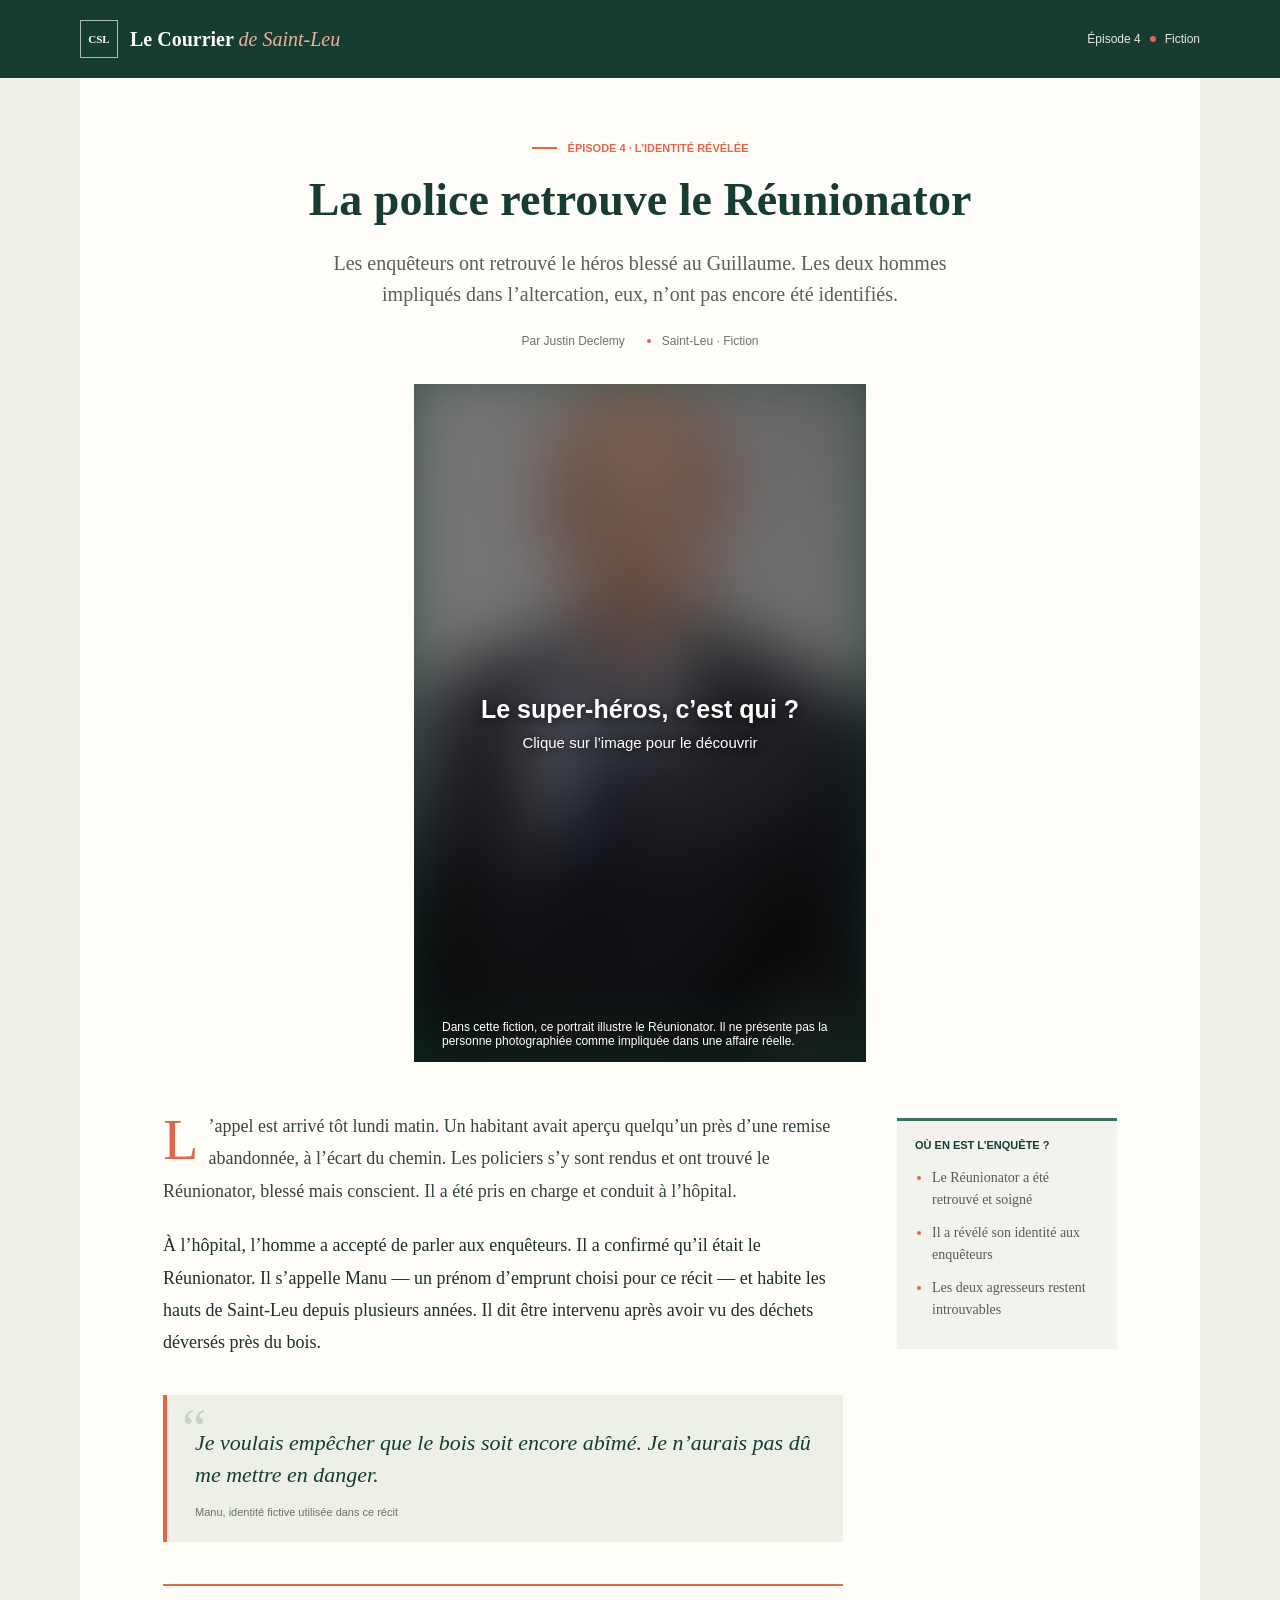
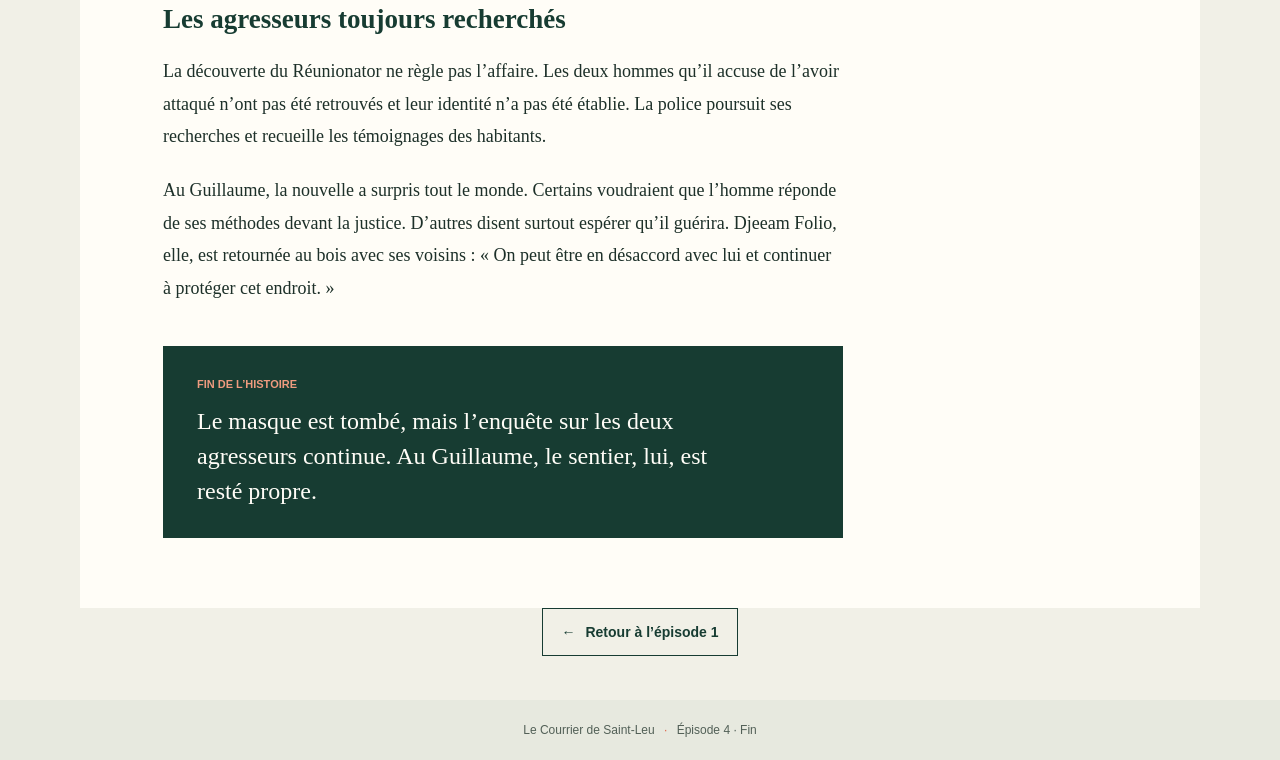
<file: episode-4.html>
<!DOCTYPE html>
<html lang="fr">
    <head>
        <meta charset="UTF-8">
        <meta name="viewport" content="width=device-width, initial-scale=1.0">
        <meta name="theme-color" content="#173c32">
        <title>Le Courrier de Saint-Leu | Le Réunionator retrouvé</title>
        <link rel="stylesheet" href="indec.css">
    </head>
    <body>
        <header class="masthead">
            <div class="brand">
                <span class="brand-mark">CSL</span>
                <span>Le Courrier <i>de Saint-Leu</i></span>
            </div>
            <span class="edition">Épisode 4 <span class="edition-dot"></span> Fiction</span>
        </header>

        <main class="page">
            <article>
                <header class="article-header">
                    <p class="eyebrow"><span class="eyebrow-line"></span> Épisode 4 · L’identité révélée</p>
                    <h1>La police retrouve le Réunionator</h1>
                    <p class="standfirst">Les enquêteurs ont retrouvé le héros blessé au Guillaume. Les deux hommes impliqués dans l’altercation, eux, n’ont pas encore été identifiés.</p>
                    <div class="article-meta">
                        <span>Par Justin Declemy</span>
                        <span>Saint-Leu · Fiction</span>
                    </div>
                </header>

                <figure class="lead-image portrait-frame">
                    <button class="portrait-reveal" type="button" aria-expanded="false">
                        <img src="portrait-fourni.jpg" alt="Portrait utilisé pour illustrer le personnage fictif du Réunionator">
                        <span class="portrait-reveal-prompt">
                            <strong>Le super-héros, c’est qui ?</strong>
                            <span>Clique sur l’image pour le découvrir</span>
                        </span>
                    </button>
                    <figcaption>Dans cette fiction, ce portrait illustre le Réunionator. Il ne présente pas la personne photographiée comme impliquée dans une affaire réelle.</figcaption>
                </figure>

                <div class="article-layout">
                    <div class="story">
                        <p class="opening"><span class="dropcap">L</span>’appel est arrivé tôt lundi matin. Un habitant avait aperçu quelqu’un près d’une remise abandonnée, à l’écart du chemin. Les policiers s’y sont rendus et ont trouvé le Réunionator, blessé mais conscient. Il a été pris en charge et conduit à l’hôpital.</p>

                        <p>À l’hôpital, l’homme a accepté de parler aux enquêteurs. Il a confirmé qu’il était le Réunionator. Il s’appelle Manu — un prénom d’emprunt choisi pour ce récit — et habite les hauts de Saint-Leu depuis plusieurs années. Il dit être intervenu après avoir vu des déchets déversés près du bois.</p>

                        <aside class="pull-quote">
                            <span class="quote-mark">“</span>
                            <p>Je voulais empêcher que le bois soit encore abîmé. Je n’aurais pas dû me mettre en danger.</p>
                            <span class="quote-credit">Manu, identité fictive utilisée dans ce récit</span>
                        </aside>

                        <h2>Les agresseurs toujours recherchés</h2>
                        <p>La découverte du Réunionator ne règle pas l’affaire. Les deux hommes qu’il accuse de l’avoir attaqué n’ont pas été retrouvés et leur identité n’a pas été établie. La police poursuit ses recherches et recueille les témoignages des habitants.</p>

                        <p>Au Guillaume, la nouvelle a surpris tout le monde. Certains voudraient que l’homme réponde de ses méthodes devant la justice. D’autres disent surtout espérer qu’il guérira. Djeeam Folio, elle, est retournée au bois avec ses voisins : « On peut être en désaccord avec lui et continuer à protéger cet endroit. »</p>

                        <footer class="cliffhanger">
                            <span class="cliffhanger-kicker">Fin de l’histoire</span>
                            <p>Le masque est tombé, mais l’enquête sur les deux agresseurs continue. Au Guillaume, le sentier, lui, est resté propre.</p>
                            <span class="cliffhanger-mark" aria-hidden="true">…</span>
                        </footer>
                    </div>

                    <aside class="sidebar" aria-label="Bilan de l’enquête">
                        <div class="sidebar-card sidebar-note">
                            <p class="sidebar-label">Où en est l’enquête ?</p>
                            <ul>
                                <li>Le Réunionator a été retrouvé et soigné</li>
                                <li>Il a révélé son identité aux enquêteurs</li>
                                <li>Les deux agresseurs restent introuvables</li>
                            </ul>
                        </div>
                    </aside>
                </div>
            </article>
        </main>

        <nav class="episode-navigation" aria-label="Retour au début de l’histoire">
            <a class="episode-return" href="index.html"><span aria-hidden="true">←</span> Retour à l’épisode 1</a>
        </nav>
        <footer class="site-footer">Le Courrier de Saint-Leu <span>·</span> Épisode 4 · Fin</footer>
        <script>
            const revealButton = document.querySelector(".portrait-reveal");
            const revealPrompt = revealButton.querySelector(".portrait-reveal-prompt");

            revealButton.addEventListener("click", () => {
                revealButton.classList.add("is-revealed");
                revealButton.setAttribute("aria-expanded", "true");
                revealPrompt.innerHTML = "<strong>Voici le Réunionator !</strong>";
            });
        </script>
    </body>
</html>
</file>
<file: indec.css>
:root {
    color-scheme: light;
    --ink: #1d3029;
    --forest: #173c32;
    --leaf: #3c735a;
    --coral: #df674b;
    --paper: #fffdf7;
    --wash: #edf0e6;
    --muted: #68756e;
}

* {
    box-sizing: border-box;
}

body {
    margin: 0;
    background: #f1f0e7;
    color: var(--ink);
    font-family: Georgia, "Times New Roman", serif;
}

.masthead {
    min-height: 78px;
    padding: 16px max(24px, calc((100% - 1120px) / 2));
    display: flex;
    align-items: center;
    justify-content: space-between;
    gap: 20px;
    background: var(--forest);
    color: var(--paper);
    font-family: Arial, sans-serif;
}

.brand {
    display: inline-flex;
    align-items: center;
    gap: 12px;
    color: inherit;
    font-family: Georgia, "Times New Roman", serif;
    font-size: 20px;
    font-weight: 700;
    text-decoration: none;
}

.brand i {
    color: #eab09c;
    font-weight: 400;
}

.brand-mark {
    width: 38px;
    height: 38px;
    display: grid;
    place-items: center;
    border: 1px solid rgb(255 253 247 / 65%);
    color: #fffdf7;
    font-size: 11px;
    letter-spacing: 0;
}

.edition {
    display: flex;
    align-items: center;
    gap: 9px;
    color: #e5e9df;
    font-size: 12px;
}

.edition-dot {
    width: 6px;
    height: 6px;
    border-radius: 50%;
    background: var(--coral);
}

.page {
    max-width: 1120px;
    margin: 0 auto;
    background: var(--paper);
}

.article-header {
    max-width: 850px;
    margin: 0 auto;
    padding: 64px 36px 36px;
    text-align: center;
}

.eyebrow,
.sidebar-label,
.section-label,
.cliffhanger-kicker {
    font-family: Arial, sans-serif;
    font-size: 11px;
    font-weight: 700;
    letter-spacing: 0;
    text-transform: uppercase;
}

.eyebrow {
    margin: 0 0 20px;
    color: var(--coral);
}

.eyebrow-line {
    width: 25px;
    height: 2px;
    display: inline-block;
    margin: 0 8px 3px 0;
    background: currentColor;
}

h1 {
    margin: 0;
    color: var(--forest);
    font-size: 46px;
    font-weight: 700;
    line-height: 1.13;
}

.standfirst {
    max-width: 680px;
    margin: 22px auto 24px;
    color: #53635a;
    font-size: 20px;
    line-height: 1.55;
}

.article-meta {
    display: flex;
    justify-content: center;
    flex-wrap: wrap;
    gap: 8px 22px;
    color: var(--muted);
    font-family: Arial, sans-serif;
    font-size: 12px;
}

.article-meta span + span::before {
    content: "";
    width: 4px;
    height: 4px;
    display: inline-block;
    margin: 0 11px 2px 0;
    border-radius: 50%;
    background: var(--coral);
}

figure {
    margin: 0;
}

.lead-image {
    position: relative;
    height: 440px;
    background: var(--forest);
}

.lead-image.portrait-frame {
    width: 100%;
    max-width: 452px;
    height: auto;
    margin: 0 auto;
}

.lead-image.portrait-frame img {
    height: auto;
    object-fit: contain;
}

.portrait-reveal {
    position: relative;
    width: 100%;
    display: block;
    padding: 0;
    overflow: hidden;
    border: 0;
    background: var(--forest);
    cursor: pointer;
    font: inherit;
}

.portrait-reveal img {
    filter: blur(32px) brightness(0.5);
    transform: scale(1.08);
    transition: filter 250ms ease;
}

.portrait-reveal.is-revealed img {
    filter: none;
    transform: none;
}

.portrait-reveal-prompt {
    position: absolute;
    inset: 0;
    display: flex;
    flex-direction: column;
    align-items: center;
    justify-content: center;
    gap: 10px;
    padding: 20px;
    color: white;
    font-family: Arial, sans-serif;
    text-align: center;
    text-shadow: 0 2px 8px rgb(0 0 0 / 65%);
}

.portrait-reveal-prompt strong {
    font-size: 25px;
}

.portrait-reveal-prompt span {
    font-size: 15px;
}

.portrait-reveal.is-revealed .portrait-reveal-prompt {
    background: linear-gradient(transparent 55%, rgb(13 30 24 / 55%));
    justify-content: flex-end;
    padding-bottom: 40px;
}

.portrait-reveal:focus-visible {
    outline: 4px solid var(--coral);
    outline-offset: 4px;
}

.lead-image img,
.story-image img {
    width: 100%;
    height: 100%;
    display: block;
    object-fit: cover;
}

.lead-image img {
    object-position: center 52%;
}

.lead-image figcaption {
    position: absolute;
    right: 0;
    bottom: 0;
    left: 0;
    padding: 34px 28px 14px;
    background: linear-gradient(transparent, rgb(13 30 24 / 75%));
    color: white;
    font-family: Arial, sans-serif;
    font-size: 12px;
}

figcaption span {
    margin-left: 8px;
    color: #eab09c;
}

.article-layout {
    display: grid;
    grid-template-columns: minmax(0, 680px) 220px;
    justify-content: center;
    gap: 54px;
    padding: 48px 36px 70px;
}

.story {
    min-width: 0;
}

.story p {
    margin: 0 0 22px;
    font-size: 18px;
    line-height: 1.8;
}

.opening {
    color: #34463d;
}

.dropcap {
    float: left;
    margin: 7px 10px 0 0;
    color: var(--coral);
    font-size: 58px;
    line-height: 0.8;
}

.story h2 {
    margin: 42px 0 18px;
    padding-top: 17px;
    border-top: 2px solid var(--coral);
    color: var(--forest);
    font-size: 27px;
    line-height: 1.25;
}

.pull-quote {
    position: relative;
    margin: 36px 0;
    padding: 24px 28px 22px;
    border-left: 4px solid var(--coral);
    background: var(--wash);
}

.quote-mark {
    position: absolute;
    top: 6px;
    left: 15px;
    color: #c6d2c2;
    font-size: 55px;
    line-height: 1;
}

.pull-quote p {
    position: relative;
    margin: 8px 0 12px;
    color: var(--forest);
    font-size: 22px;
    font-style: italic;
    line-height: 1.45;
}

.quote-credit {
    color: var(--muted);
    font-family: Arial, sans-serif;
    font-size: 11px;
}

.story-image {
    margin: 34px 0;
}

.story-image img {
    height: 280px;
}

.story-image figcaption {
    padding-top: 9px;
    color: var(--muted);
    font-family: Arial, sans-serif;
    font-size: 11px;
}

.investigation {
    margin-top: 42px;
    padding: 28px 30px 10px;
    border-top: 4px solid var(--leaf);
    background: #f3f4ed;
}

.section-label {
    margin: 0 0 10px !important;
    color: var(--leaf);
}

.investigation h2 {
    margin: 0 0 18px;
    padding: 0;
    border: 0;
    font-size: 25px;
}

.investigation strong {
    color: var(--coral);
}

.charges {
    margin: 36px 0;
    padding: 24px 28px 8px;
    border-left: 4px solid var(--coral);
    background: #f6eee7;
}

.charges .section-label {
    color: #a84937;
}

.charges ul {
    margin: 0 0 22px;
    padding-left: 22px;
    color: #34463d;
    font-size: 16px;
    line-height: 1.7;
}

.charges li {
    padding-left: 4px;
    margin-bottom: 5px;
}

.charges li::marker {
    color: var(--coral);
}

.story-next {
    padding: 36px;
    border-top: 1px solid #d9ded3;
    background: #f2f3ec;
}

.story-next-heading {
    max-width: 640px;
    margin: 0 auto 22px;
    text-align: center;
}

.story-next-heading .section-label {
    margin: 0 0 8px !important;
    color: var(--coral);
}

.story-next h2 {
    margin: 0 0 8px;
    color: var(--forest);
    font-size: 27px;
}

.story-next-heading > p:last-child {
    margin: 0;
    color: var(--muted);
    font-size: 16px;
    line-height: 1.6;
}

.next-story-button {
    max-width: 640px;
    min-height: 60px;
    margin: 0 auto;
    display: flex;
    align-items: center;
    justify-content: space-between;
    padding: 14px 20px;
    background: var(--coral);
    color: white;
    cursor: pointer;
    font-family: Arial, sans-serif;
    font-size: 15px;
    font-weight: 700;
    text-decoration: none;
    transition: background-color 160ms ease, transform 160ms ease;
}

.next-story-button:hover {
    transform: translateY(-2px);
    background: #b84d38;
}

.next-story-button:focus-visible {
    outline: 3px solid var(--coral);
    outline-offset: 3px;
}

.next-story-arrow {
    font-size: 24px;
    font-weight: 400;
    transition: transform 160ms ease;
}

.next-story-button:hover .next-story-arrow {
    transform: translateX(4px);
}

.cliffhanger {
    position: relative;
    margin-top: 42px;
    padding: 28px 34px 30px;
    overflow: hidden;
    background: var(--forest);
    color: var(--paper);
}

.cliffhanger-kicker {
    color: #ef9b7f;
}

.cliffhanger p {
    position: relative;
    z-index: 1;
    max-width: 530px;
    margin: 12px 0 0;
    font-size: 24px;
    line-height: 1.45;
}

.cliffhanger-mark {
    position: absolute;
    right: 20px;
    bottom: -60px;
    color: rgb(255 255 255 / 8%);
    font-size: 180px;
    line-height: 1;
}

.sidebar {
    padding-top: 8px;
}

.sidebar-card {
    margin-bottom: 22px;
    padding: 18px;
    border-top: 3px solid var(--leaf);
    background: #f2f3ec;
}

.sidebar-label {
    margin: 0 0 16px;
    color: var(--forest);
}

.mystery-symbol {
    position: relative;
    width: 68px;
    height: 68px;
    margin: 0 auto 16px;
    border: 2px solid var(--coral);
    border-radius: 50%;
}

.mystery-symbol span {
    position: absolute;
    top: 32px;
    left: 11px;
    width: 43px;
    height: 2px;
    background: var(--forest);
}

.mystery-symbol span:first-child {
    transform: rotate(45deg);
}

.mystery-symbol span:last-child {
    transform: rotate(-45deg);
}

.sidebar-card > p:last-child,
.sidebar-note li {
    color: #526057;
    font-size: 14px;
    line-height: 1.6;
}

.sidebar-card > p:last-child {
    margin: 0;
}

.sidebar-note ul {
    margin: 0;
    padding-left: 17px;
}

.sidebar-note li {
    margin: 0 0 10px;
}

.sidebar-note li::marker {
    color: var(--coral);
}

.site-footer {
    padding: 23px 20px;
    background: #e7e9df;
    color: #526057;
    font-family: Arial, sans-serif;
    font-size: 12px;
    text-align: center;
}

.site-footer span {
    padding: 0 6px;
    color: var(--coral);
}

.episode-navigation {
    padding: 0 36px 44px;
    display: flex;
    justify-content: center;
}

.episode-return {
    min-height: 48px;
    padding: 12px 18px;
    display: inline-flex;
    align-items: center;
    gap: 10px;
    border: 1px solid var(--forest);
    color: var(--forest);
    font-family: Arial, sans-serif;
    font-size: 14px;
    font-weight: 700;
    text-decoration: none;
    transition: background-color 160ms ease, color 160ms ease;
}

.episode-return:hover {
    background: var(--forest);
    color: var(--paper);
}

.episode-return:focus-visible {
    outline: 3px solid var(--coral);
    outline-offset: 3px;
}

@media (max-width: 760px) {
    .masthead {
        min-height: 68px;
        padding: 14px 20px;
    }

    .brand {
        font-size: 17px;
    }

    .edition {
        font-size: 11px;
    }

    .article-header {
        padding: 48px 24px 28px;
    }

    h1 {
        font-size: 36px;
    }

    .standfirst {
        font-size: 18px;
    }

    .lead-image {
        height: 340px;
    }

    .article-layout {
        grid-template-columns: minmax(0, 1fr);
        gap: 28px;
        padding: 34px 28px 48px;
    }

    .episode-navigation {
        padding: 0 28px 34px;
    }

    .sidebar {
        display: grid;
        grid-template-columns: repeat(2, minmax(0, 1fr));
        gap: 14px;
        padding: 0;
    }

    .sidebar-card {
        margin: 0;
    }
}

@media (max-width: 480px) {
    .edition {
        max-width: 105px;
        line-height: 1.4;
    }

    .article-header {
        padding: 38px 20px 25px;
    }

    h1 {
        font-size: 31px;
    }

    .standfirst {
        font-size: 17px;
    }

    .lead-image {
        height: 270px;
    }

    .lead-image figcaption {
        padding: 32px 16px 12px;
        font-size: 10px;
    }

    .article-layout {
        padding: 30px 20px 40px;
    }

    .episode-navigation {
        padding: 0 20px 30px;
    }

    .story p {
        font-size: 17px;
    }

    .story h2 {
        font-size: 24px;
    }

    .pull-quote {
        padding: 20px 20px 18px;
    }

    .pull-quote p {
        font-size: 20px;
    }

    .story-image img {
        height: 220px;
    }

    .investigation {
        padding: 22px 20px 6px;
    }

    .charges {
        padding: 20px 18px 4px;
    }

    .story-next {
        padding: 28px 20px;
    }

    .next-story-button {
        gap: 12px;
        padding: 14px 16px;
        font-size: 14px;
    }

    .cliffhanger {
        padding: 24px 22px;
    }

    .cliffhanger p {
        font-size: 21px;
    }

    .sidebar {
        grid-template-columns: minmax(0, 1fr);
    }
}
</file>
